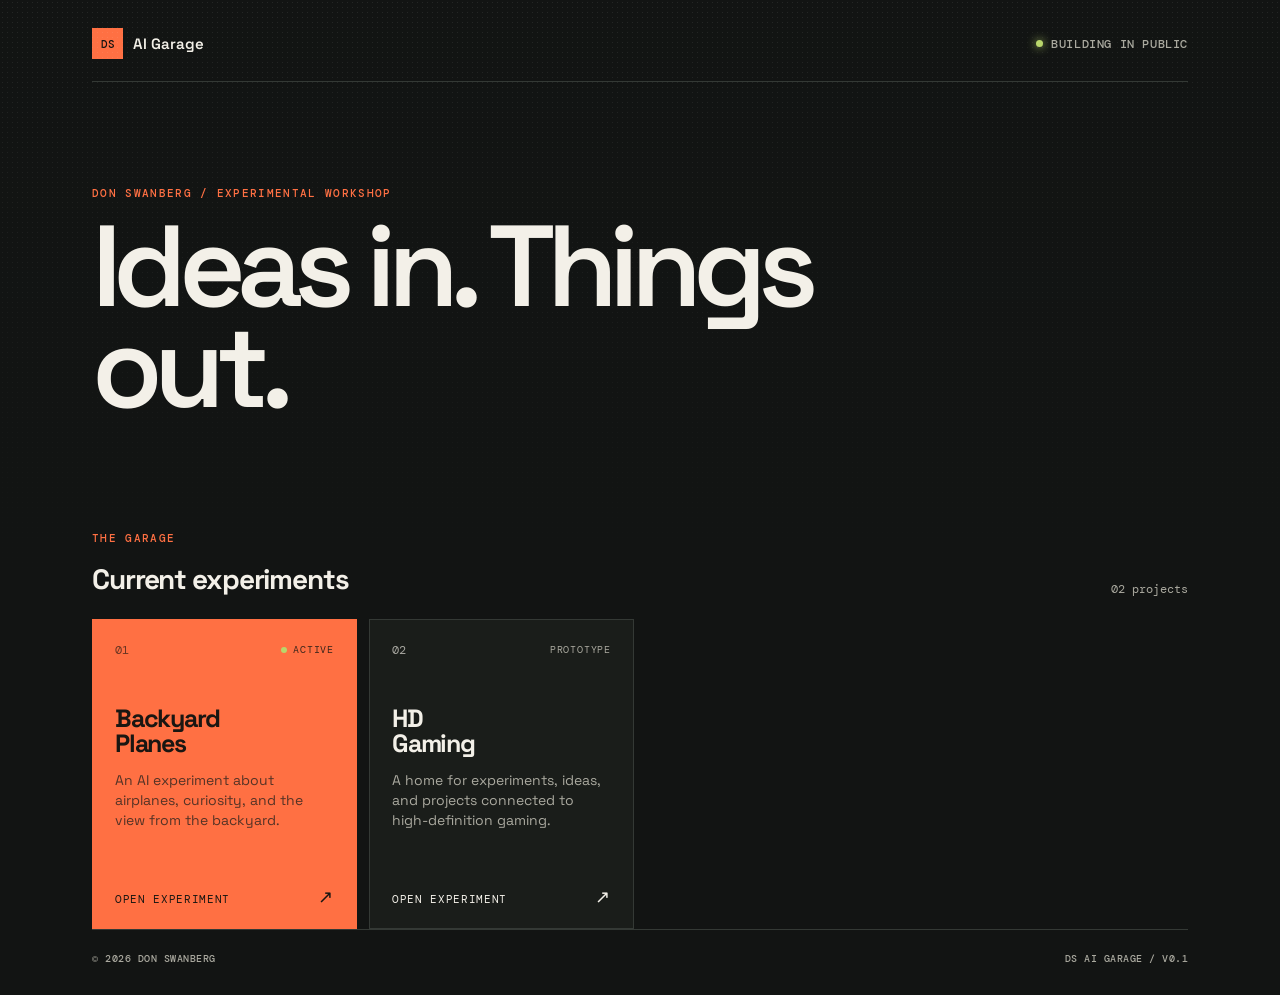
<file: index.html>
<!doctype html>
<html lang="en">
<head>
  <meta charset="UTF-8">
  <meta name="viewport" content="width=device-width, initial-scale=1.0">
  <meta name="description" content="DS AI Garage — Don Swanberg's AI experiments.">
  <title>DS AI Garage</title>
  <link rel="preconnect" href="https://fonts.googleapis.com">
  <link rel="preconnect" href="https://fonts.gstatic.com" crossorigin>
  <link href="https://fonts.googleapis.com/css2?family=DM+Mono:wght@400;500&family=Space+Grotesk:wght@400;500;600;700&display=swap" rel="stylesheet">
  <link rel="stylesheet" href="style.css">
</head>
<body>
  <div class="shell">
    <header class="topbar">
      <a class="brand" href="./"><span class="brand-mark">DS</span><span>AI Garage</span></a>
      <span class="status"><i></i> building in public</span>
    </header>
    <main>
      <section class="intro">
        <p class="eyebrow">DON SWANBERG / EXPERIMENTAL WORKSHOP</p>
        <h1>Ideas in. Things out.</h1>
      </section>
      <section class="garage" aria-labelledby="garage-title">
        <div class="section-heading">
          <div><p class="eyebrow">THE GARAGE</p><h2 id="garage-title">Current experiments</h2></div>
          <span class="count">02 projects</span>
        </div>
        <div class="cards">
          <a class="card featured" href="https://dswanb1-pixel.github.io/backyard-planes/" id="backyard-planes">
            <div class="card-top"><span class="number">01</span><span class="tag live">active</span></div>
            <h3>Backyard<br>Planes</h3>
            <p>An AI experiment about airplanes, curiosity, and the view from the backyard.</p>
            <span class="card-link">open experiment <b>↗</b></span>
          </a>
          <a class="card" href="https://dswanb1-pixel.github.io/hd-gaming/" id="hd-gaming">
            <div class="card-top"><span class="number">02</span><span class="tag">prototype</span></div>
            <h3>HD<br>Gaming</h3>
            <p>A home for experiments, ideas, and projects connected to high-definition gaming.</p>
            <span class="card-link">open experiment <b>↗</b></span>
          </a>
        </div>
      </section>
    </main>
    <footer><span>© 2026 Don Swanberg</span><span>DS AI Garage / v0.1</span></footer>
  </div>
</body>
</html>
</file>
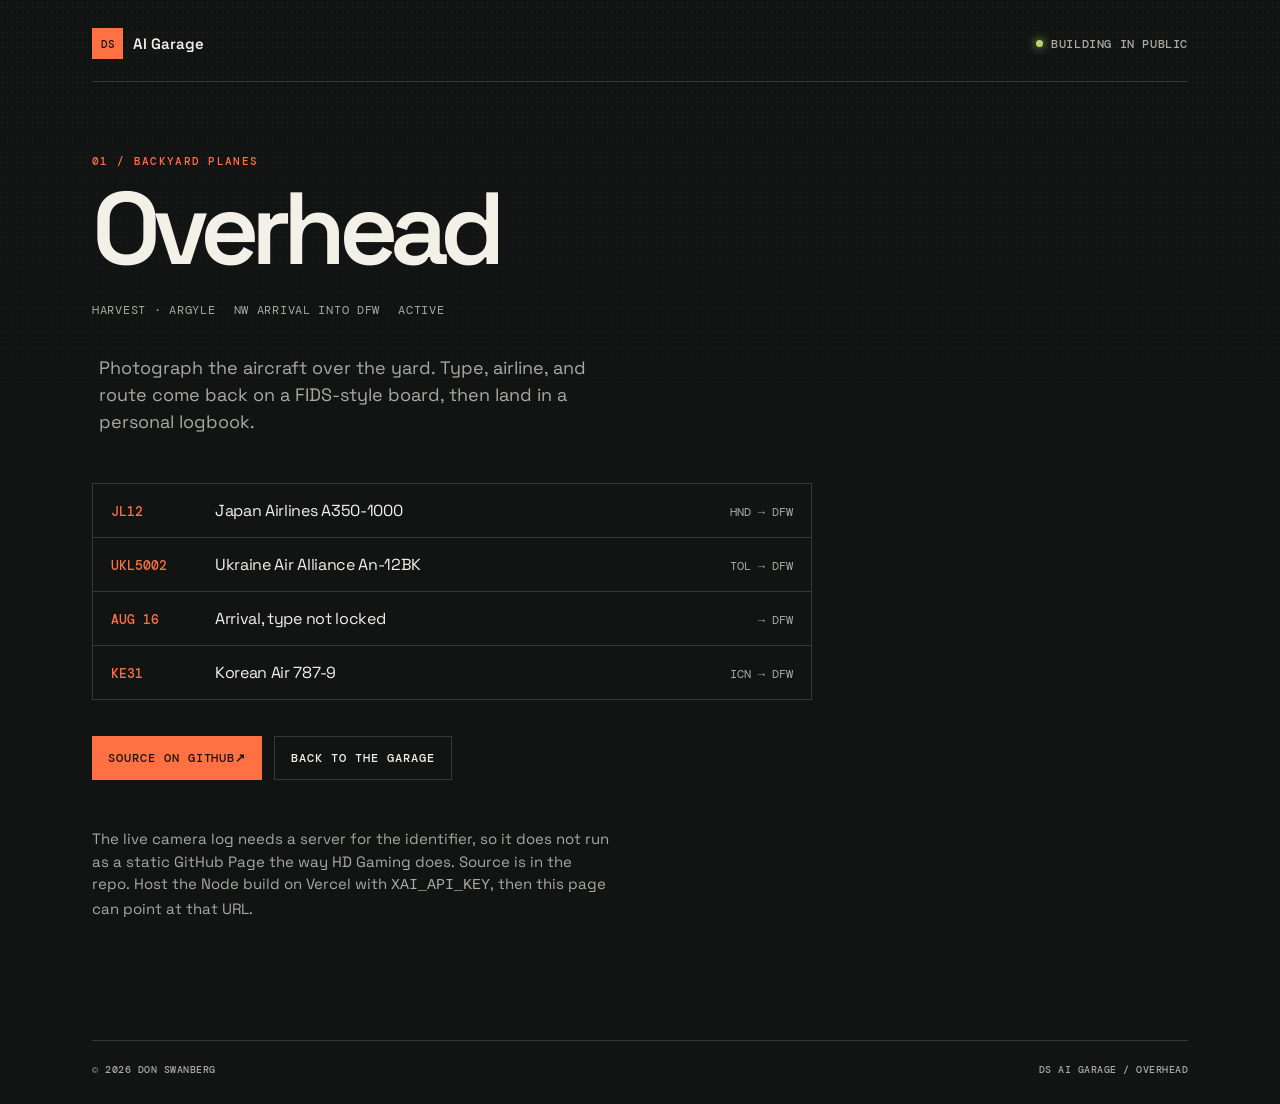
<file: backyard-planes/index.html>
<!doctype html>
<html lang="en">
<head>
  <meta charset="UTF-8">
  <meta name="viewport" content="width=device-width, initial-scale=1.0">
  <meta name="description" content="Overhead — backyard aircraft log from Harvest, Argyle. A DS AI Garage experiment.">
  <title>Backyard Planes — DS AI Garage</title>
  <link rel="preconnect" href="https://fonts.googleapis.com">
  <link rel="preconnect" href="https://fonts.gstatic.com" crossorigin>
  <link href="https://fonts.googleapis.com/css2?family=DM+Mono:wght@400;500&family=Space+Grotesk:wght@400;500;600;700&display=swap" rel="stylesheet">
  <link rel="stylesheet" href="../style.css">
  <style>
    .log { max-width: 720px; padding: 72px 0 40px; }
    .log h1 { font-size: clamp(3.2rem, 8vw, 6.5rem); }
    .meta { display: flex; gap: 18px; flex-wrap: wrap; margin: 28px 0 0; color: var(--muted); font: 12px "DM Mono", monospace; letter-spacing: .06em; text-transform: uppercase; }
    .board { margin: 48px 0 0; border: 1px solid var(--line); }
    .row { display: grid; grid-template-columns: 88px 1fr auto; gap: 16px; align-items: baseline; padding: 16px 18px; border-top: 1px solid var(--line); }
    .row:first-child { border-top: 0; }
    .flt { font: 500 13px "DM Mono", monospace; color: var(--orange); }
    .who { font-size: 16px; letter-spacing: -.02em; }
    .rte { font: 12px "DM Mono", monospace; color: var(--muted); }
    .actions { display: flex; gap: 12px; flex-wrap: wrap; margin-top: 36px; }
    .btn { display: inline-flex; align-items: center; min-height: 44px; padding: 0 16px; background: var(--orange); color: #191612; text-decoration: none; font: 500 12px "DM Mono", monospace; letter-spacing: .08em; text-transform: uppercase; }
    .btn.ghost { background: transparent; color: var(--ink); border: 1px solid var(--line); }
    .note { margin: 48px 0 80px; max-width: 520px; color: var(--muted); font-size: 15px; line-height: 1.5; }
    @media (max-width: 560px) {
      .row { grid-template-columns: 1fr; gap: 6px; }
    }
  </style>
</head>
<body>
  <div class="shell">
    <header class="topbar">
      <a class="brand" href="../"><span class="brand-mark">DS</span><span>AI Garage</span></a>
      <span class="status"><i></i> building in public</span>
    </header>
    <main class="log">
      <p class="eyebrow">01 / BACKYARD PLANES</p>
      <h1>Overhead</h1>
      <p class="meta">
        <span>Harvest · Argyle</span>
        <span>NW arrival into DFW</span>
        <span>active</span>
      </p>
      <p class="lede">Photograph the aircraft over the yard. Type, airline, and route come back on a FIDS-style board, then land in a personal logbook.</p>
      <div class="board" aria-label="Harvest sample log">
        <div class="row"><span class="flt">JL12</span><span class="who">Japan Airlines A350-1000</span><span class="rte">HND → DFW</span></div>
        <div class="row"><span class="flt">UKL5002</span><span class="who">Ukraine Air Alliance An-12BK</span><span class="rte">TOL → DFW</span></div>
        <div class="row"><span class="flt">AUG 16</span><span class="who">Arrival, type not locked</span><span class="rte">→ DFW</span></div>
        <div class="row"><span class="flt">KE31</span><span class="who">Korean Air 787-9</span><span class="rte">ICN → DFW</span></div>
      </div>
      <div class="actions">
        <a class="btn" href="https://github.com/dswanb1-pixel/backyard-planes">Source on GitHub <b>↗</b></a>
        <a class="btn ghost" href="../">Back to the garage</a>
      </div>
      <p class="note">The live camera log needs a server for the identifier, so it does not run as a static GitHub Page the way HD Gaming does. Source is in the repo. Host the Node build on Vercel with <code>XAI_API_KEY</code>, then this page can point at that URL.</p>
    </main>
    <footer><span>© 2026 Don Swanberg</span><span>DS AI Garage / Overhead</span></footer>
  </div>
</body>
</html>
</file>
<file: style.css>
:root { --ink:#f3f0e8; --muted:#aaa99f; --bg:#121413; --panel:#1a1d1a; --line:#343935; --orange:#ff7043; --green:#b9d66b; }
* { box-sizing:border-box; }
html { scroll-behavior:smooth; }
body { margin:0; background:var(--bg); color:var(--ink); font-family:"Space Grotesk", sans-serif; }
body:before { content:""; position:fixed; inset:0; pointer-events:none; opacity:.08; background-image:radial-gradient(#fff 0.6px,transparent .6px); background-size:5px 5px; mask-image:linear-gradient(to bottom,black,transparent 70%); }
.shell { max-width:1180px; margin:auto; padding:28px 42px 30px; }
.topbar, footer { display:flex; justify-content:space-between; align-items:center; border-bottom:1px solid var(--line); padding-bottom:22px; font:500 12px "DM Mono", monospace; letter-spacing:.05em; color:var(--muted); text-transform:uppercase; }
.brand { display:flex; gap:10px; align-items:center; color:var(--ink); text-decoration:none; font:600 15px "Space Grotesk", sans-serif; letter-spacing:0; text-transform:none; }
.brand-mark { display:grid; place-items:center; width:31px; height:31px; background:var(--orange); color:#151311; font:500 11px "DM Mono", monospace; }
.status { display:flex; gap:8px; align-items:center; }
.status i { width:7px; height:7px; border-radius:50%; background:var(--green); box-shadow:0 0 10px var(--green); }
.intro { max-width:760px; padding:104px 0 112px; }
.eyebrow { margin:0 0 16px; color:var(--orange); font:500 11px "DM Mono", monospace; letter-spacing:.12em; }
h1 { margin:0; font-size:clamp(4rem,9vw,8.5rem); line-height:.88; letter-spacing:-.075em; font-weight:600; }
h1 em { color:var(--green); font-style:normal; }
.lede { max-width:520px; margin:36px 0 0 7px; color:var(--muted); font-size:18px; line-height:1.5; }
.section-heading { display:flex; justify-content:space-between; align-items:end; margin-bottom:22px; }
h2 { margin:0; font-size:28px; letter-spacing:-.04em; }
.count { color:var(--muted); font:12px "DM Mono", monospace; }
.cards { display:grid; grid-template-columns:repeat(4,1fr); gap:12px; }
.card { min-height:310px; display:flex; flex-direction:column; padding:22px; background:var(--panel); border:1px solid var(--line); color:var(--ink); text-decoration:none; transition:transform .2s,border-color .2s,background .2s; }
.card:hover { transform:translateY(-5px); border-color:var(--orange); background:#20241f; }
.featured { background:var(--orange); color:#191612; border-color:var(--orange); }
.featured:hover { background:#ff8059; }
.card-top { display:flex; justify-content:space-between; align-items:center; font:12px "DM Mono", monospace; }
.number { opacity:.65; }
.tag { color:var(--muted); text-transform:uppercase; font-size:10px; letter-spacing:.08em; }
.featured .tag { color:#3c261c; }
.tag.live:before { content:""; display:inline-block; width:6px; height:6px; border-radius:50%; background:var(--green); margin-right:6px; }
.card h3 { margin:48px 0 14px; font-size:25px; line-height:1; letter-spacing:-.05em; }
.card p { margin:0; color:var(--muted); line-height:1.45; font-size:14px; }
.featured p { color:#553326; }
.card-link { margin-top:auto; padding-top:28px; font:11px "DM Mono", monospace; text-transform:uppercase; letter-spacing:.06em; }
.card-link b { float:right; font-size:18px; font-weight:400; line-height:10px; }
.plus { color:var(--orange); font-size:34px; line-height:1; }
.add-card h3 { margin-top:65px; }
.footer-note { display:flex; gap:52px; align-items:baseline; max-width:720px; padding:110px 0 115px; }
.footer-note p { margin:0; font-size:24px; line-height:1.2; letter-spacing:-.04em; }
footer { border-top:1px solid var(--line); border-bottom:0; padding:22px 0 0; font-size:10px; }
@media (max-width:850px) { .shell { padding:22px 20px; } .intro { padding:80px 0 82px; } .cards { grid-template-columns:repeat(2,1fr); } }
@media (max-width:560px) { .status { display:none; } h1 { font-size:4.2rem; } .lede { margin-left:0; font-size:16px; } .cards { grid-template-columns:1fr; } .card { min-height:250px; } .footer-note { display:block; padding:80px 0; } .footer-note .eyebrow { margin-bottom:22px; } .footer-note p { font-size:22px; } footer { display:block; line-height:2; } footer span { display:block; } }
</file>
